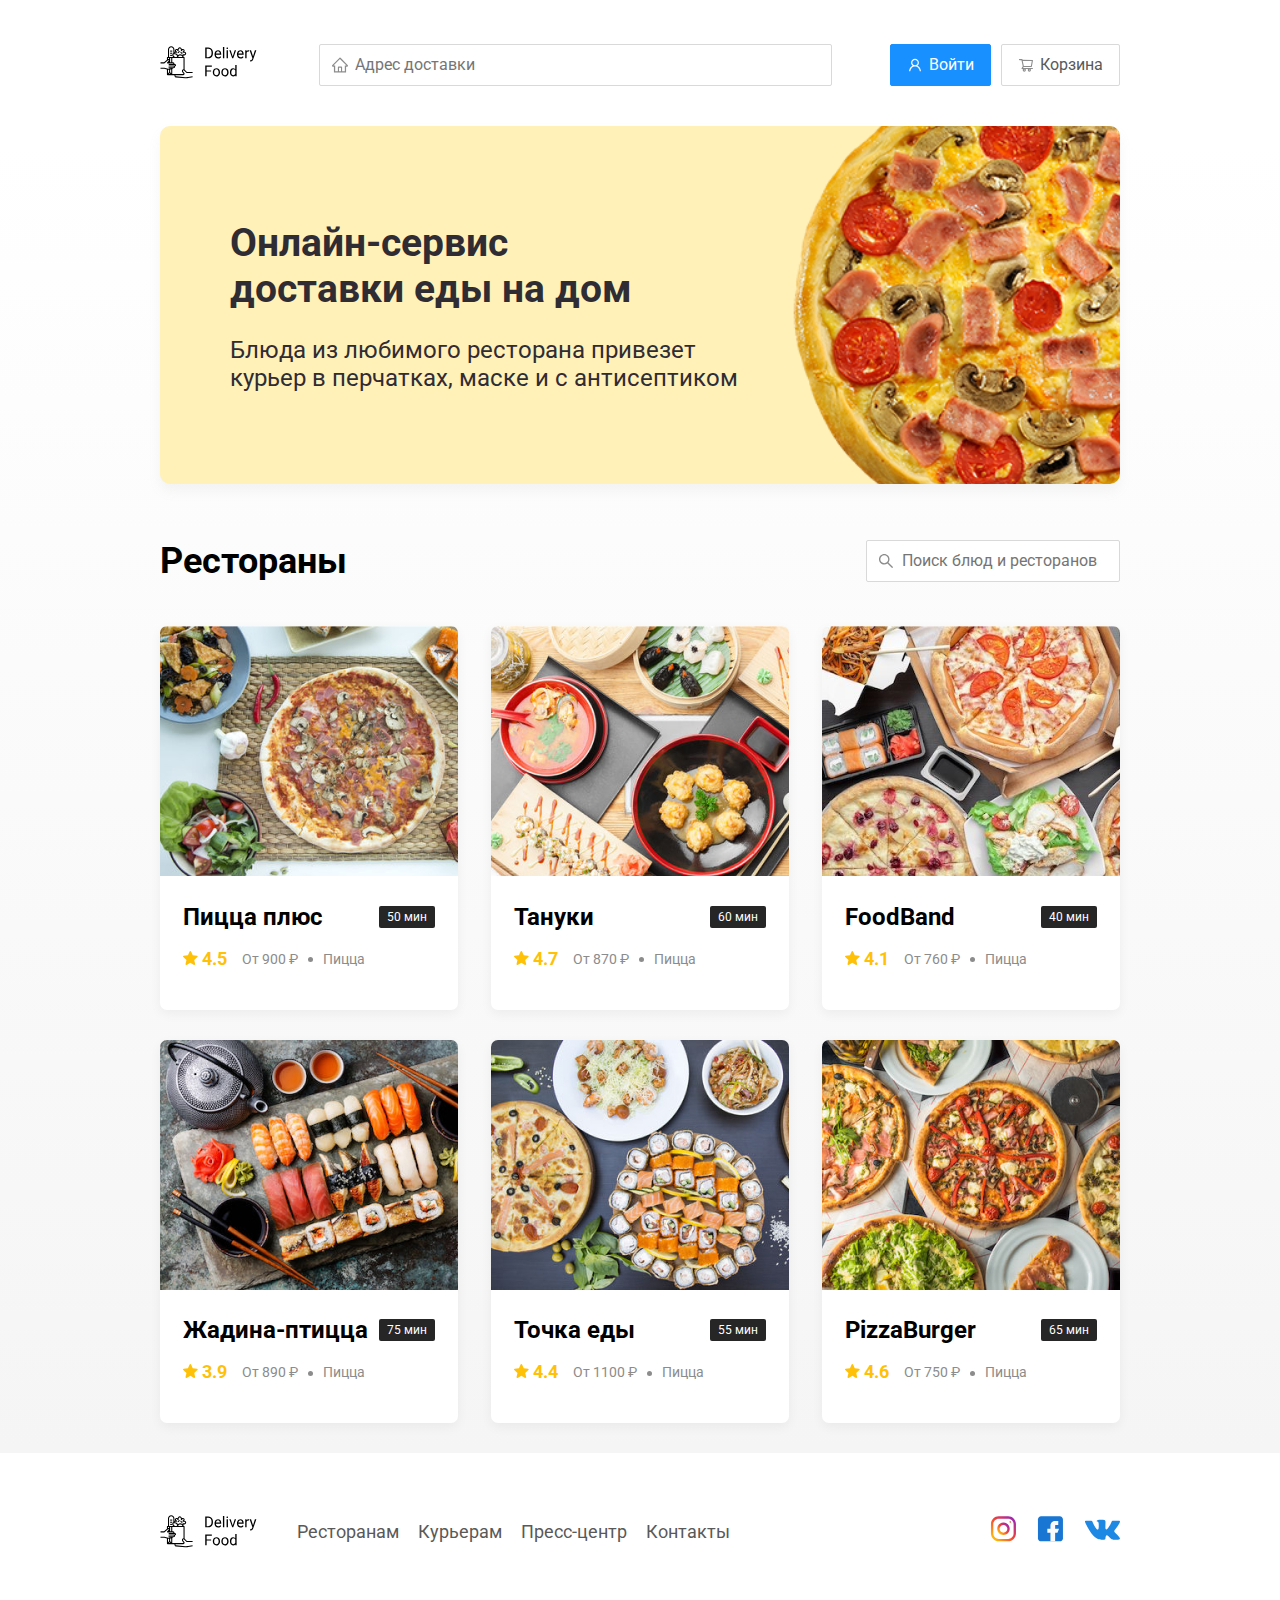
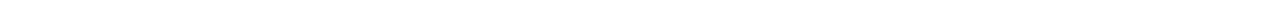
<file: index.html>
<!DOCTYPE html>
<html lang="ru">
<head>
    <meta charset="UTF-8">
    <meta name="viewport" content="width=device-width, initial-scale=1.0">
    <link rel="stylesheet" href="css/style.css">
    <link href="https://fonts.googleapis.com/css?family=Roboto:400,700&display=swap&subset=cyrillic,cyrillic-ext" rel="stylesheet">
    <link rel="stylesheet" href="css/normalize.css">
    <link rel="stylesheet" href="css/animate.css">
    <title>Delivery Food - доставка еды на дом</title>
</head>
<body>
    <div class="container">
            <!-- Шапка сайта -->
    <header class="header">
        <!-- Логотип -->
        <a href="index.html" class="logo"><img src="img/logo.svg" alt="Logo" ></a>
        
        <!-- Поле для адреса -->
        <input type="text" class="input input-adress" placeholder="Адрес доставки">
        <!-- Блок с кнопками в шапке -->
        <div class="buttons">
            <button class="button button-primary">
                <img src="img/user.svg" alt="user" class="button-icon">
                <span class="button-text">Войти</span>
            </button>
            <button class="button">
                <img src="img/shopping-cart.svg" alt="shopping-cart" class="button-icon">
                <span class="button-text">Корзина</span>
            </button>
        </div>
    </header>
    <!-- Шапка сайта -->  

</div> <!-- Контейнер -->

<main class="main">

    <div class="container">
        <section class="promo">
            <h1 class="promo-title">Онлайн-сервис <br /> доставки еды на дом</h1>
            <p class="promo-text">Блюда из любимого ресторана привезет курьер в перчатках, маске и с антисептиком</p>
         </section> <!-- promo section -->
     
         <section class="restaurants">
             <div class="section-heading">
                 <h2 class="section-title">
                     Рестораны
                 </h2>
                 <input type="text" class="input input-search" placeholder="Поиск блюд и ресторанов">
             </div>
     
             <div class="cards">
                 <a href="restaurant.html" class="card">
                     <img src="img/card-image.jpg" alt="card-image" class="card-image">
                     <div class="card-text">
                         <div class="card-heading">
                             <h3 class="card-title">Пицца плюс</h3>
                             <span class="card-tag tag">50 мин</span>
                         </div>
                         <!-- /.card-heading -->
                         <div class="card-info">
                             <div class="rating"> <img src="img/rating-icon.svg" alt="Rating Star" class="rating-icon">  4.5</div>
                             <div class="price">От 900 ₽</div>
                             <div class="category">Пицца</div>
                         </div>
                         <!-- /.card-info -->
                     </div>
                     <!-- /.card-text -->
                 </a>
                 <!-- /.card -->
         
                 <a href="restaurant.html" class="card">
                     <img src="img/tanuki.jpg" alt="card-image" class="card-image">
                     <div class="card-text">
                         <div class="card-heading">
                             <h3 class="card-title">Тануки</h3>
                             <span class="card-tag tag">60 мин</span>
                         </div>
                         <!-- /.card-heading -->
                         <div class="card-info">
                             <div class="rating"> <img src="img/rating-icon.svg" alt="Rating Star" class="rating-icon">  4.7</div>
                             <div class="price">От 870 ₽</div>
                             <div class="category">Пицца</div>
                         </div>
                         <!-- /.card-info -->
                     </div>
                     <!-- /.card-text -->
                    </a>
                 <!-- /.card -->
         
                 <a href="restaurant.html" class="card">
                     <img src="img/foodband.jpg" alt="card-image" class="card-image">
                     <div class="card-text">
                         <div class="card-heading">
                             <h3 class="card-title">FoodBand</h3>
                             <span class="card-tag tag">40 мин</span>
                         </div>
                         <!-- /.card-heading -->
                         <div class="card-info">
                             <div class="rating"> <img src="img/rating-icon.svg" alt="Rating Star" class="rating-icon">  4.1</div>
                             <div class="price">От 760 ₽</div>
                             <div class="category">Пицца</div>
                         </div>
                         <!-- /.card-info -->
                     </div>
                     <!-- /.card-text -->
                 </a>
                 <!-- /.card -->
         
                 <a href="restaurant.html" class="card">
                     <img src="img/ptizza.jpg" alt="card-image" class="card-image">
                     <div class="card-text">
                         <div class="card-heading">
                             <h3 class="card-title">Жадина-птицца</h3>
                             <span class="card-tag tag">75 мин</span>
                         </div>
                         <!-- /.card-heading -->
                         <div class="card-info">
                             <div class="rating"> <img src="img/rating-icon.svg" alt="Rating Star" class="rating-icon">  3.9</div>
                             <div class="price">От 890 ₽</div>
                             <div class="category">Пицца</div>
                         </div>
                         <!-- /.card-info -->
                     </div>
                     <!-- /.card-text -->
                 </a>
                 <!-- /.card -->
         
                 <a href="restaurant.html" class="card">
                     <img src="img/dothfood.jpg" alt="card-image" class="card-image">
                     <div class="card-text">
                         <div class="card-heading">
                             <h3 class="card-title">Точка еды</h3>
                             <span class="card-tag tag">55 мин</span>
                         </div>
                         <!-- /.card-heading -->
                         <div class="card-info">
                             <div class="rating"> <img src="img/rating-icon.svg" alt="Rating Star" class="rating-icon">  4.4</div>
                             <div class="price">От 1100 ₽</div>
                             <div class="category">Пицца</div>
                         </div>
                         <!-- /.card-info -->
                     </div>
                     <!-- /.card-text -->
                 </a>
                 <!-- /.card -->
         
                 <a href="restaurant.html" class="card">
                     <img src="img/pizzaburger.jpg" alt="card-image" class="card-image">
                     <div class="card-text">
                         <div class="card-heading">
                             <h3 class="card-title">PizzaBurger</h3>
                             <span class="card-tag tag">65 мин</span>
                         </div>
                         <!-- /.card-heading -->
                         <div class="card-info">
                             <div class="rating"> <img src="img/rating-icon.svg" alt="Rating Star" class="rating-icon">  4.6</div>
                             <div class="price">От 750 ₽</div>
                             <div class="category">Пицца</div>
                         </div>
                         <!-- /.card-info -->
                     </div>
                     <!-- /.card-text -->
                 </a>
                 <!-- /.card -->
             </div>
             <!-- /.cards -->
         </section> <!-- Restaurant Section -->
    </div>
    <!-- /.container -->

</main>
<!-- /.main -->

<footer class="footer">

    <div class="container">
        <div class="footer-block">
            <img src="img/logo.svg" alt="logo" class="logo footer-logo">
            <nav class="footer-nav">
                <a href="#" class="footer-link">Ресторанам</a>
                <a href="#" class="footer-link">Курьерам</a>
                <a href="#" class="footer-link">Пресс-центр</a>
                <a href="#" class="footer-link">Контакты</a>
            </nav>

            <div class="social-links">
                <a href="#" class="social-link"><img src="img/instagram.svg" alt="instagram"></a>
                <a href="#" class="social-link"><img src="img/facebook.svg" alt="facebook"></a>
                <a href="#" class="social-link"><img src="img/vk.svg" alt="vk"></a>
            </div>
        </div>
    </div>
    <!-- /.container -->

</footer>
<!-- /.footer -->




<script src="js/wow.min.js"></script>
<script src="js/main.js"></script>
</body>
</html>
</file>
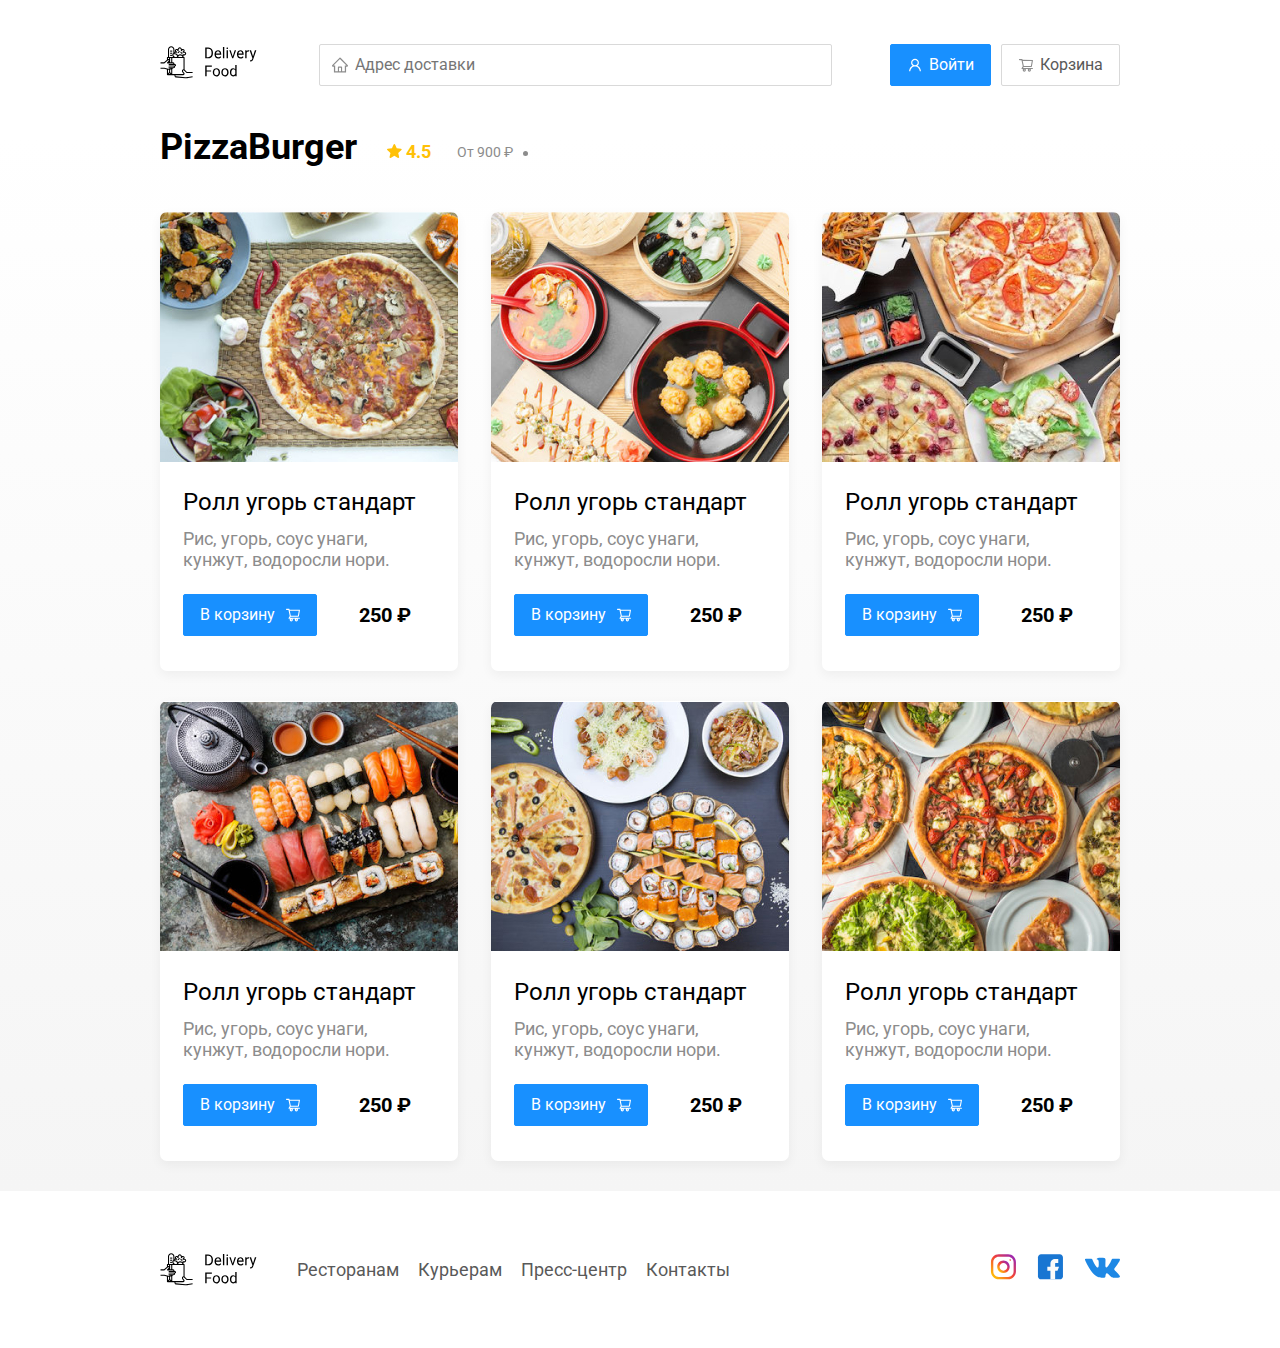
<file: restaurant.html>
<!DOCTYPE html>
<html lang="ru">
<head>
    <meta charset="UTF-8">
    <meta name="viewport" content="width=device-width, initial-scale=1.0">
    <link rel="stylesheet" href="css/style.css">
    <link href="https://fonts.googleapis.com/css?family=Roboto:400,700&display=swap&subset=cyrillic,cyrillic-ext" rel="stylesheet">
    <link rel="stylesheet" href="css/normalize.css">
    <link rel="stylesheet" href="css/animate.css">
    <title>PizzaBurger - доставка еды на дом</title>
</head>
<body>
    <div class="container">
            <!-- Шапка сайта -->
    <header class="header">
        <!-- Логотип -->
        <a href="index.html" class="logo"><img src="img/logo.svg" alt="Logo" ></a>
        <!-- Поле для адреса -->
        <input type="text" class="input input-adress" placeholder="Адрес доставки">
        <!-- Блок с кнопками в шапке -->
        <div class="buttons">
            <button class="button button-primary">
                <img src="img/user.svg" alt="user" class="button-icon">
                <span class="button-text">Войти</span>
            </button>
            <button class="button" id="cart-button">
                <img src="img/shopping-cart.svg" alt="shopping-cart" class="button-icon">
                <span class="button-text">Корзина</span>
            </button>
        </div>
    </header>
    <!-- Шапка сайта -->  

</div> <!-- Контейнер -->

<main class="main">

    <div class="container">

     
         <section class="restaurants">
             <div class="section-heading">
                 <h2 class="section-title">
                    PizzaBurger
                 </h2>
                 <div class="card-info">
                    <div class="rating"> <img src="img/rating-icon.svg" alt="Rating Star" class="rating-icon">  4.5</div>
                    <div class="price">От 900 ₽</div>
                    
                </div>
             </div>
     
             <div class="cards">
                 <div class="card wow fadeInUp" data-wow-delay="0.2s">
                     <img src="img/card-image.jpg" alt="card-image" class="card-image">
                     <div class="card-text">
                         <div class="card-heading">
                             <h3 class="card-title card-title-reg">Ролл угорь стандарт</h3>
                             
                         </div>
                         <!-- /.card-heading -->
                         <div class="card-info">
                             
                             <div class="ingridients">Рис, угорь, соус унаги, кунжут, водоросли нори.</div>
                            
                         </div>
                         <!-- /.card-info -->
                         <div class="card-buttons">
                            <button class="button button-primary">
                                <span class="button-card-text">В корзину</span>
                                <img src="img/shopping-cart-white.svg" alt="shopping-cart-white" class="button-card-image">
                            </button>
                            <strong class="card-price-bold">
                                250 ₽
                            </strong>
                        </div>
                     </div>
                     <!-- /.card-text -->
                 </div>
                 <!-- /.card -->
         
                 <div class="card wow fadeInUp" data-wow-delay="0.4s">
                     <img src="img/tanuki.jpg" alt="card-image" class="card-image">
                     <div class="card-text">
                        <div class="card-heading">
                            <h3 class="card-title card-title-reg">Ролл угорь стандарт</h3>
                            
                        </div>
                        <!-- /.card-heading -->
                        <div class="card-info">
                            
                            <div class="ingridients">Рис, угорь, соус унаги, кунжут, водоросли нори.</div>
                           
                        </div>
                        <!-- /.card-info -->
                        <div class="card-buttons">
                           <button class="button button-primary">
                               <span class="button-card-text">В корзину</span>
                               <img src="img/shopping-cart-white.svg" alt="shopping-cart-white" class="button-card-image">
                           </button>
                           <strong class="card-price-bold">
                               250 ₽
                           </strong>
                       </div>
                    </div>
                    <!-- /.card-text -->
                 </div>
                 <!-- /.card -->
         
                 <div class="card wow fadeInUp" data-wow-delay="0.6s">
                     <img src="img/foodband.jpg" alt="card-image" class="card-image">
                     <div class="card-text">
                        <div class="card-heading">
                            <h3 class="card-title card-title-reg">Ролл угорь стандарт</h3>
                            
                        </div>
                        <!-- /.card-heading -->
                        <div class="card-info">
                            
                            <div class="ingridients">Рис, угорь, соус унаги, кунжут, водоросли нори.</div>
                           
                        </div>
                        <!-- /.card-info -->
                        <div class="card-buttons">
                           <button class="button button-primary">
                               <span class="button-card-text">В корзину</span>
                               <img src="img/shopping-cart-white.svg" alt="shopping-cart-white" class="button-card-image">
                           </button>
                           <strong class="card-price-bold">
                               250 ₽
                           </strong>
                       </div>
                    </div>
                    <!-- /.card-text -->
                 </div>
                 <!-- /.card -->
         
                 <div class="card wow fadeInUp" data-wow-delay="0.2s">
                     <img src="img/ptizza.jpg" alt="card-image" class="card-image">
                     <div class="card-text">
                        <div class="card-heading">
                            <h3 class="card-title card-title-reg">Ролл угорь стандарт</h3>
                            
                        </div>
                        <!-- /.card-heading -->
                        <div class="card-info">
                            
                            <div class="ingridients">Рис, угорь, соус унаги, кунжут, водоросли нори.</div>
                           
                        </div>
                        <!-- /.card-info -->
                        <div class="card-buttons">
                           <button class="button button-primary">
                               <span class="button-card-text">В корзину</span>
                               <img src="img/shopping-cart-white.svg" alt="shopping-cart-white" class="button-card-image">
                           </button>
                           <strong class="card-price-bold">
                               250 ₽
                           </strong>
                       </div>
                    </div>
                    <!-- /.card-text -->
                 </div>
                 <!-- /.card -->
         
                 <div class="card wow fadeInUp" data-wow-delay="0.4s">
                     <img src="img/dothfood.jpg" alt="card-image" class="card-image">
                     <div class="card-text">
                        <div class="card-heading">
                            <h3 class="card-title card-title-reg">Ролл угорь стандарт</h3>
                            
                        </div>
                        <!-- /.card-heading -->
                        <div class="card-info">
                            
                            <div class="ingridients">Рис, угорь, соус унаги, кунжут, водоросли нори.</div>
                           
                        </div>
                        <!-- /.card-info -->
                        <div class="card-buttons">
                           <button class="button button-primary">
                               <span class="button-card-text">В корзину</span>
                               <img src="img/shopping-cart-white.svg" alt="shopping-cart-white" class="button-card-image">
                           </button>
                           <strong class="card-price-bold">
                               250 ₽
                           </strong>
                       </div>
                    </div>
                    <!-- /.card-text -->
                 </div>
                 <!-- /.card -->
         
                 <div class="card wow fadeInUp" data-wow-delay="0.6s">
                     <img src="img/pizzaburger.jpg" alt="card-image" class="card-image">
                     <div class="card-text">
                        <div class="card-heading">
                            <h3 class="card-title card-title-reg">Ролл угорь стандарт</h3>
                            
                        </div>
                        <!-- /.card-heading -->
                        <div class="card-info">
                            
                            <div class="ingridients">Рис, угорь, соус унаги, кунжут, водоросли нори.</div>
                           
                        </div>
                        <!-- /.card-info -->
                        <div class="card-buttons">
                           <button class="button button-primary">
                               <span class="button-card-text">В корзину</span>
                               <img src="img/shopping-cart-white.svg" alt="shopping-cart-white" class="button-card-image">
                           </button>
                           <strong class="card-price-bold">
                               250 ₽
                           </strong>
                       </div>
                    </div>
                    <!-- /.card-text -->
                 </div>
                 <!-- /.card -->
             </div>
             <!-- /.cards -->
         </section> <!-- Restaurant Section -->
    </div>
    <!-- /.container -->

</main>
<!-- /.main -->

<footer class="footer">

    <div class="container">
        <div class="footer-block">
            <img src="img/logo.svg" alt="logo" class="logo footer-logo">
            <nav class="footer-nav">
                <a href="#" class="footer-link">Ресторанам</a>
                <a href="#" class="footer-link">Курьерам</a>
                <a href="#" class="footer-link">Пресс-центр</a>
                <a href="#" class="footer-link">Контакты</a>
            </nav>

            <div class="social-links">
                <a href="#" class="social-link"><img src="img/instagram.svg" alt="instagram"></a>
                <a href="#" class="social-link"><img src="img/facebook.svg" alt="facebook"></a>
                <a href="#" class="social-link"><img src="img/vk.svg" alt="vk"></a>
            </div>
        </div>
    </div>
    <!-- /.container -->

</footer>
<!-- /.footer -->

<div class="modal">
    <div class="modal-dialog">
        <div class="modal-header">
            <h3 class="modal-title">Корзина</h3>
            <button class="close">&times;</button>
        </div>
        <!-- /.modal-header -->

        <div class="modal-body">
            <div class="food-row">
                <span class="food-name">Ролл угорь стандарт</span>
                <strong class="food-price">250 ₽</strong>
                <div class="food-counter">
                    <button class="counter-button">-</button>
                    <span class="counter">1</span>
                    <button class="counter-button">+</button>
                </div>
            </div>
            <!-- /.foods-row -->

            <div class="food-row">
                <span class="food-name">Ролл угорь стандарт</span>
                <strong class="food-price">250 ₽</strong>
                <div class="food-counter">
                    <button class="counter-button">-</button>
                    <span class="counter">1</span>
                    <button class="counter-button">+</button>
                </div>
            </div>
            <!-- /.foods-row -->

            <div class="food-row">
                <span class="food-name">Ролл угорь стандарт</span>
                <strong class="food-price">250 ₽</strong>
                <div class="food-counter">
                    <button class="counter-button">-</button>
                    <span class="counter">1</span>
                    <button class="counter-button">+</button>
                </div>
            </div>
            <!-- /.foods-row -->

            <div class="food-row">
                <span class="food-name">Ролл угорь стандарт</span>
                <strong class="food-price">250 ₽</strong>
                <div class="food-counter">
                    <button class="counter-button">-</button>
                    <span class="counter">1</span>
                    <button class="counter-button">+</button>
                </div>
            </div>
            <!-- /.foods-row -->
        </div>
        <!-- /.modal-body -->

        <div class="modal-footer">
            <span class="pricetag">1250 ₽</span>
            <div class="footer-buttons">
                <button class="button button-primary">Оформить заказ</button>
                <button class="button">Отмена</button>
            </div>
        </div>
    </div>
    <!-- /.modal-dialog -->
</div>



<script src="js/wow.min.js"></script>
<script src="js/main.js"></script>
</body>
</html>
</file>
<file: css/style.css>
* {
    box-sizing: border-box;
}

body {
    font-family: 'Roboto', sans-serif;
    padding-top: 44px;
}

.container {
    max-width: 1200px;
    margin: auto;
}

.header {
    display: flex;
    align-items: center;
    justify-content: space-between;
    margin-bottom: 40px;
}

.input {
    background: #FFFFFF;
    border: 1px solid #D9D9D9;
    border-radius: 2px;
    font-size: 16px;
    line-height: 24px;
    padding: 8px;
    padding-left: 35px;
    background-repeat: no-repeat;
    background-position: left 11px center;
}

.input-adress {
    flex: 0.8;
    background-image: url(../img/home.svg);
}

.input-search {
    flex: 0.3;
    background-image: url(../img/search.svg);
    margin-left: auto;
}

.buttons {
    display: flex;
    align-items: center;
}

.button{
    display: flex;
    align-items: center;
    padding: 8px 16px;
    background: #FFFFFF;
    border: 1px solid #D9D9D9;
    box-sizing: border-box;
    box-shadow: 0px 0px 2px rgba(0, 0, 0, 0.0015);
    border-radius: 2px;
    font-size: 16px;
    line-height: 24px;
    color: #595959;
}

.button-primary {
    background: #1890FF;
    border: 1px solid #1890FF;
    color: #FFFFFF;
    margin-right: 10px;
}

.button-card-text {
    margin-right: 10px;
}

.button-icon {
    margin-right: 6px;
}

.promo {
    box-shadow: 0px 7px 12px rgba(158, 158, 163, 0.1);
    background: #FFF1B8 url(../img/promo-image.png) no-repeat top -230px right -260px / 850px;
    border-radius: 10px;
    padding: 68px 70px;
    margin-bottom: 56px;
}

.promo-title{
    font-style: normal;
    font-weight: bold;
    font-size: 39px;
    line-height: 46px;
    color: #302C34;
    margin-bottom: 15px;
}

.promo-text {
    max-width: 538px;
    font-style: normal;
    font-weight: normal;
    font-size: 24px;
    line-height: 28px;
    color: #302C34;
}

.main {
    background: linear-gradient(180deg, rgba(245, 245, 245, 0) 1.04%, #F5F5F5 100%);
}


.section-heading {
    display: flex;
    align-items: center;
    margin-bottom: 44px;
}

.section-title {
    font-style: normal;
    font-weight: bold;
    font-size: 36px;
    line-height: 42px;
    color: #000000;
    margin: 0;
    margin-right: 30px;
}

.cards {
    display: flex;
    flex-wrap: wrap;
    justify-content: space-between;
    align-items: flex-start;
}

.card {
    background: #FFFFFF;
    box-shadow: 0px 4px 12px rgba(0, 0, 0, 0.05);
    border-radius: 7px;
    overflow: hidden;
    margin-bottom: 30px;
    flex-basis: 31%;
    text-decoration: none;
}

.card-image {
    width: 384px;
    height: 250px;
    object-fit: cover;
}

.card-text {
    padding-top: 20px;
    padding-bottom: 35px;
    padding-left: 23px;
    padding-right: 23px;
}

.card-heading { 
    display: flex;
    justify-content: space-between;
    align-items: center;
}

.card-title {
    margin: 0;
    font-style: normal;
    font-weight: bold;
    font-size: 24px;
    line-height: 32px;
    color: #000000;
}

.card-title-reg {
    font-weight: 400;
}

.card-tag {
    background: #262626;
    border-radius: 2px;
    color: white;
    padding: 1px 8px;
    font-style: normal;
    font-weight: normal;
    font-size: 12px;
    line-height: 20px;
}

.card-info {
    display: flex;
    align-items: center;
    margin-top: 10px;
    flex-wrap: wrap;
    
}

.card-buttons {
    display: flex;
    align-items: center;
    margin-top: 24px;
}

.card-price-bold {
    font-style: normal;
    font-weight: bold;
    font-size: 20px;
    line-height: 32px;
    margin-left: 32px;
}

.rating {
    margin-right: 26px;
    font-style: normal;
    font-weight: bold;
    font-size: 18px;
    line-height: 32px;
    color: #FFC107;
}

.price, 
.category {
    font-style: normal;
    font-weight: normal;
    font-size: 18px;
    line-height: 32px;
    color: #8C8C8C;
}

.ingridients {
    font-style: normal;
    font-weight: normal;
    font-size: 18px;
    line-height: 21px;
    color: #8C8C8C;
}

.category {
    text-overflow: ellipsis;
    overflow: hidden;
    white-space: nowrap;
    max-width: 150px;
}

.price {
    margin-right: 10px;
}

.price:after {
    content: "";
    display: inline-block;
    vertical-align: middle;
    height: 5px;
    width: 5px;
    border-radius: 50%;
    background-color: #8C8C8C;
    margin-left: 10px;
}

.footer {
    padding: 60px 0;
}

.footer-block {
    display: flex;
    align-items: center;
    justify-content: space-between;
}

.footer-logo {
    margin-right: 36px;
}

.footer-nav {
    margin-right: auto;
}

.footer-link {
    display: inline-block;
    color: #595959;
    text-decoration: none;
    font-style: normal;
    font-weight: normal;
    font-size: 18px;
    line-height: 21px;
}

.footer-link:not(:last-child) {
    margin-right: 15px;
}

.social-links {
    display: flex;
    align-items: center;   
}

.social-link:not(:last-child) {
    margin-right: 21px;
}

.modal {
    position: fixed;
    top: 0;
    left: 0;
    width: 100%;
    height: 100%;
    background: rgba(0, 0, 0, 0.4);
    display: none;
}

.is-open {
    display: flex;
}

.modal-dialog {
    max-width: 780px;
    width: 95%;
    background: #FFFFFF;
    border-radius: 5px;
    margin: auto;
    padding: 40px 45px;
}

.modal-header {
    display: flex;
    align-items: center;
    justify-content: space-between;
    margin-bottom: 45px;
}

.modal-body {
    margin-bottom: 53px;
}

.modal-title {
    margin: 0;
    font-style: normal;
    font-weight: bold;
    font-size: 36px;
    line-height: 42px;
}

.close {
    font-size: 36px;
    border: none;
    background-color: transparent;
}

.food-row {
    display: flex;
    align-items: flex-start;
    justify-content: space-between;
    padding: 8px;
    border-bottom: 1px solid #D9D9D9;
    margin-right: 15px;
}

.food-name {
    font-style: normal;
    font-weight: normal;
    font-size: 18px;
    line-height: 32px;
}

.food-price {
    margin-left: auto;
    margin-right: 48px;
    font-style: normal;
    font-weight: bold;
    font-size: 20px;
    line-height: 32px;
}

.food-counter {
    display: flex;
    align-items: center;
}

.counter-button {
    display: flex;
    align-items: center;
    justify-content: center;
    background: #FFFFFF;
    border: 1px solid #40A9FF;
    box-sizing: border-box;
    border-radius: 2px;
    padding: 5px 16px;
    font-style: normal;
    font-weight: normal;
    font-size: 14px;
    line-height: 22px;
    color: #40A9FF;
}

.counter {
    font-style: normal;
    font-weight: normal;
    font-size: 16px;
    line-height: 24px;
    margin-left: 13px;
    margin-right: 13px;
}

.modal-footer {
    display: flex;
    align-items: center;
    justify-content: space-between;
}

.pricetag {
    padding: 15px 20px;
    background: #262626;
    border-radius: 5px;
    font-style: normal;
    font-weight: bold;
    font-size: 20px;
    line-height: 23px;
    color: #FAFAFA;
}

.footer-buttons {
    display: flex;
    align-items: center;
    justify-content: space-between;
}



@media (max-width: 1366px) {
    .container {
        max-width: 960px;
    }

    .promo {
        background-position: center right -300px;
        background-size: 770px;
    }

    .card .rating {
        margin-right: 15px;
    }

    .category, 
    .price {
        font-size: 14px;
    }
}

@media (max-width:1024px) {
    .container {
        max-width: 750px;
    }

    .promo {
        padding: 50px;
        background-position: center right -200px;
        background-size: 500px;
    }

    .promo-title {
        font-size: 35px;
    }

    .promo-text {
        font-size: 18px;
        max-width: 400px;

    }

    .card {
        flex-basis: 49%;
    }

    .card-info {
        flex-wrap: wrap;
    }

    .card-title {
        font-size: 22px;
    }

    .card .rating {
        flex-basis: 100%;
    }

    .footer-link {
        font-size: 16px;
    }
}

@media (max-width: 768px) {
    .container {
        max-width: 600px;
    }

    .promo {
        background-size: 450px;
    }

    .card-info {
        flex-wrap: wrap;
    }

    .card-title {
        font-size: 18px;
    }

    .card .rating {
        flex-basis: 100%;
    }

    .footer-logo {
        margin-right: 24px;
    }

    .footer-link {
        font-size: 13px;
    }
}

@media (max-width: 578px) {
    .container {
        width: 90%;
    }

    .header {
        flex-wrap: wrap;
    }

    .input-adress {
        margin-top: 10px;
        order: 10;
        flex: 1;
    }

    .promo {
        background-image: none;
    }

    .promo-title {
        margin-bottom: 10px;
        font-size: 28px;
    }

    .promo-text {
        font-size: 14px;
    }

    .section-title {
        font-size: 20px;
    }

    .card {
        flex-basis: 100%;
    }

    .card-image {
        width: 100%;
    }

    .footer {
        padding: 30px 0;
    }

    .footer-block {
        align-items: flex-start;
    }
}

@media (max-width: 420px) {
    .button {
        min-height: 45px;
    }
    .button-icon {
        margin-right: 0;
    }
    .button-text {
        display: none;
    }

    .input-adress {
        margin-top: 10px;
        flex: 1;
    }

    .promo {
        padding: 20px;
    }

    .promo-title {
        font-size: 20px;
    }

    .promo-text {
        font-size: 14px;
    }

    .section-heading {
        flex-wrap: wrap;
    }

    .input-search {
        flex-basis: 100%;
    }

    .footer-block {
        flex-wrap: wrap;
        flex-direction: column;
        align-items: center;
    }

    .footer-logo {
        order: 0;
        margin-bottom: 20px;
    }

    .footer-nav {
        margin-bottom: 20px;
        text-align: center;
    }

    .footer-link:not(:last-child) {
        margin-right: 0;
    }
}
</file>
